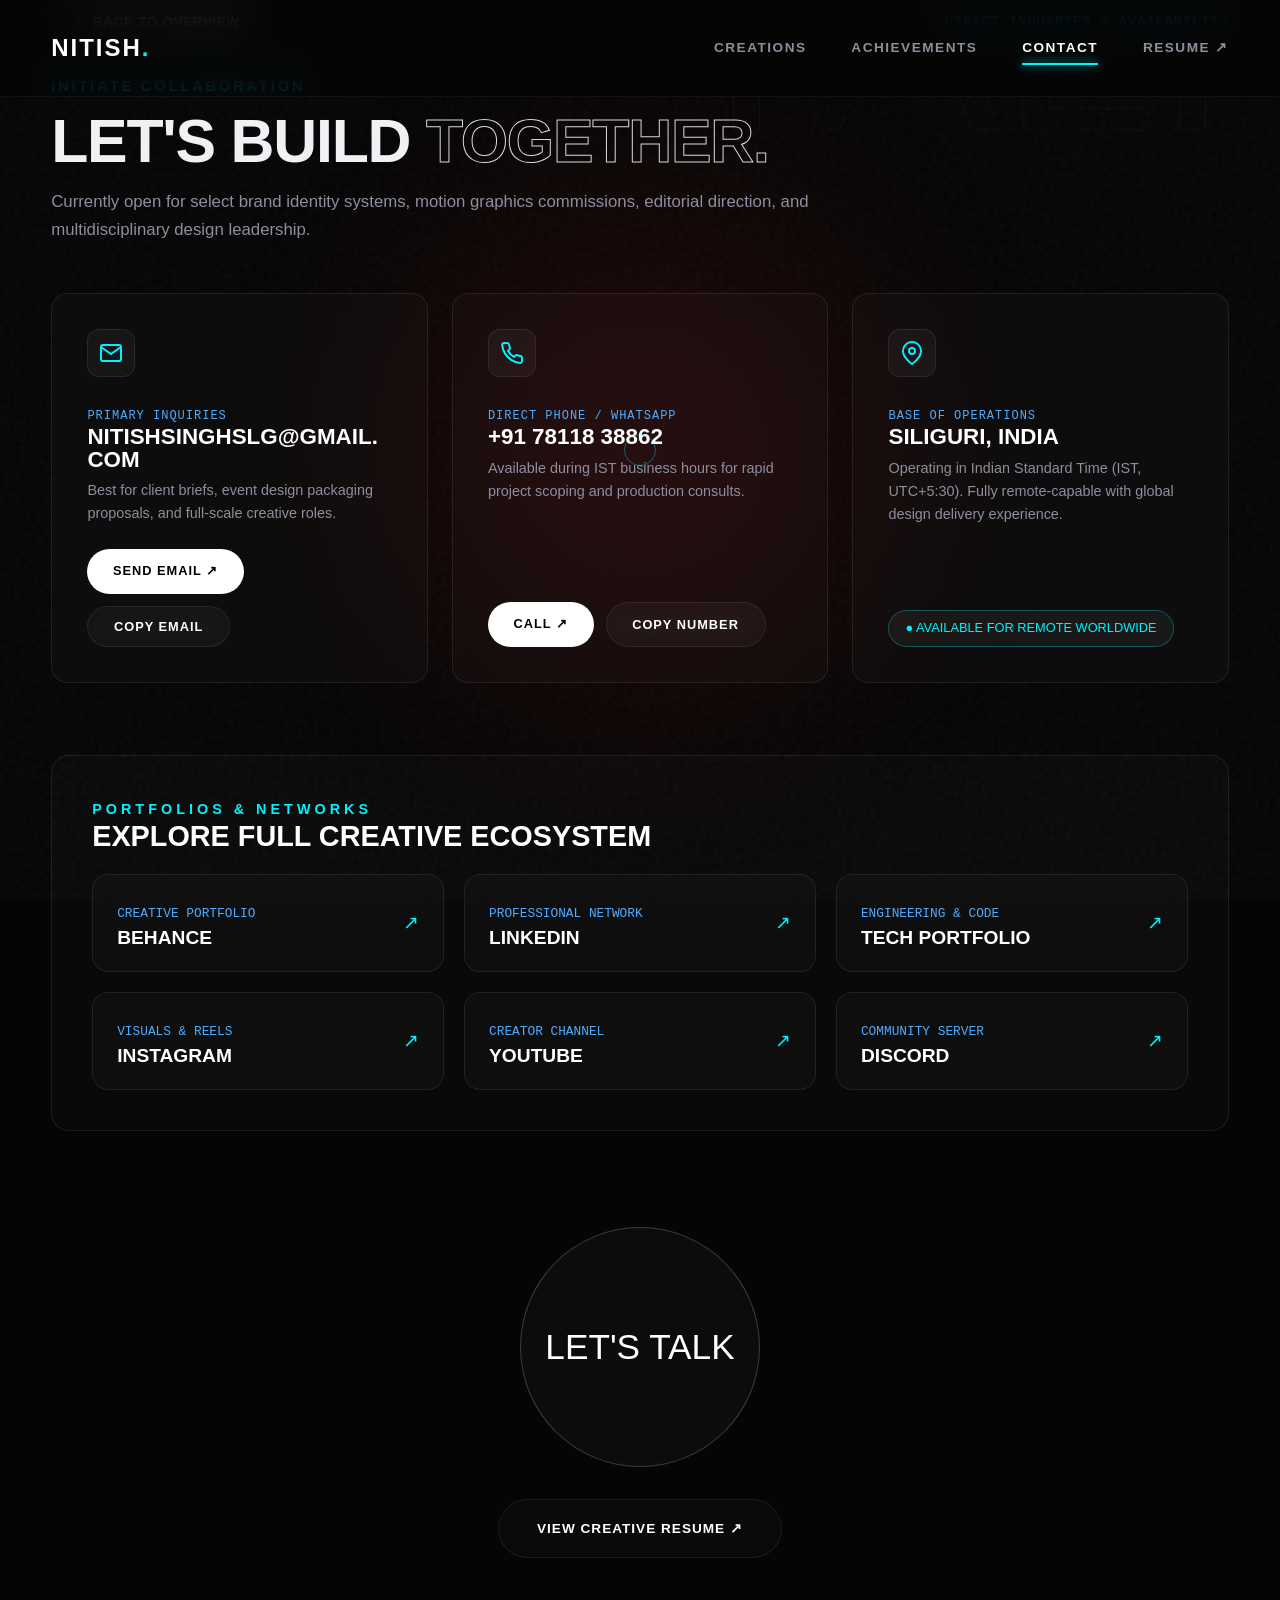
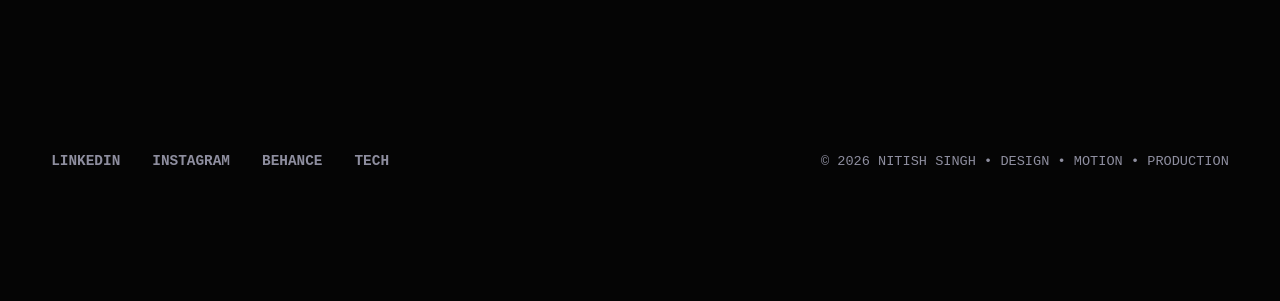
<file: contact/index.html>
<!DOCTYPE html>
<html lang="en">

<head>
    <meta charset="UTF-8">
    <meta name="viewport" content="width=device-width, initial-scale=1.0">
    <meta name="referrer" content="strict-origin-when-cross-origin">
    <title>Contact & Inquiries | Nitish Singh — Designer & Motion Artist</title>
    <meta name="description"
        content="Get in touch with Nitish Singh for brand systems, motion design, video editing, and creative production.">

    <!-- Fonts -->
    <link rel="preconnect" href="https://fonts.googleapis.com">
    <link rel="preconnect" href="https://fonts.gstatic.com" crossorigin>
    <link
        href="https://fonts.googleapis.com/css2?family=Cabinet+Grotesk:wght@700;800;900&family=Plus+Jakarta+Sans:wght@400;500;600;700&family=Syne:wght@700;800&display=swap"
        rel="stylesheet">

    <!-- Favicon -->
    <link rel="icon" type="image/svg+xml"
        href="data:image/svg+xml,<svg xmlns='http://www.w3.org/2000/svg' viewBox='0 0 100 100'><rect width='100' height='100' rx='20' fill='%23050505'/><path d='M30 70V30L55 55V30H70V70L45 45V70H30Z' fill='%2300f2fe'/></svg>">
    <link rel="icon" type="image/svg+xml" href="../favicon.svg">

    <!-- Styles -->
    <link rel="stylesheet" href="../style.css">
</head>

<body data-page="contact">
    <script>window.IS_SUBDIR = true;</script>

    <!-- Background Glow Follower -->
    <div id="bg-glow"></div>

    <!-- Custom Cursor -->
    <div id="cursor"></div>
    <div id="cursor-follower"></div>

    <!-- Navigation Header -->
    <header class="navbar">
        <div class="nav-container">
            <a href="../index.html" class="logo magnetic" data-magnetic-strength="10">NITISH<span
                    class="dot">.</span></a>

            <nav class="desktop-nav">
                <ul class="nav-links">
                    <li><a href="../works/index.html" class="hover-blur nav-item">Creations</a></li>
                    <li><a href="../achievements/index.html" class="hover-blur nav-item">Achievements</a></li>
                    <li><a href="index.html" class="hover-blur nav-item is-active">Contact</a></li>
                    <li><a href="https://drive.google.com/file/d/1DieFi6Mk-B6EoKDMg8yGlseBv7SV4-5v/view?usp=sharing"
                            target="_blank" rel="noopener noreferrer" class="hover-blur nav-item">Resume ↗</a></li>
                </ul>
            </nav>

            <!-- Mobile Navigation Toggle -->
            <button id="mobileNavToggle" class="mobile-nav-toggle" aria-label="Toggle navigation menu">
                <span>MENU</span>
            </button>
        </div>
    </header>

    <!-- Mobile Menu Drawer Overlay -->
    <div id="mobileMenu" class="mobile-menu-drawer">
        <button id="mobileMenuClose" class="mobile-menu-close" aria-label="Close menu">&times;</button>
        <a href="../index.html">Home</a>
        <a href="../works/index.html">Creations</a>
        <a href="../achievements/index.html">Achievements</a>
        <a href="index.html">Contact</a>
        <a href="https://drive.google.com/file/d/1DieFi6Mk-B6EoKDMg8yGlseBv7SV4-5v/view?usp=sharing" target="_blank"
            rel="noopener noreferrer">Resume ↗</a>
    </div>

    <main>
        <!-- Contact Hero Section -->
        <section class="works-page-hero padding-y">
            <div class="container relative">
                <div class="bg-letter outline">TALK</div>

                <!-- Back Navigation Action -->
                <div class="works-header-top">
                    <a href="../index.html" class="back-btn-pill magnetic" data-magnetic-strength="15">
                        ← BACK TO OVERVIEW
                    </a>
                    <span
                        style="font-family: monospace; font-size: 0.85rem; color: var(--accent-cyan); letter-spacing: 1px;">
                        DIRECT INQUIRIES & AVAILABILITY
                    </span>
                </div>

                <!-- Section Heading -->
                <div class="section-title">
                    <p class="greeting" style="color: var(--accent-cyan); letter-spacing: 3px;">INITIATE COLLABORATION
                    </p>
                    <h1 class="display-sm">Let's Build <span class="outline">Together.</span></h1>
                    <p class="hero-desc"
                        style="max-width: 760px; margin-top: 0.6rem; color: var(--text-muted); font-size: 1.05rem; line-height: 1.7;">
                        Currently open for select brand identity systems, motion graphics commissions, editorial
                        direction, and multidisciplinary design leadership.
                    </p>
                </div>

                <!-- Primary Communication Grid -->
                <div class="contact-grid">
                    <!-- Direct Email Card -->
                    <div class="contact-card">
                        <div>
                            <div class="contact-channel-icon">
                                <svg viewBox="0 0 24 24" width="24" height="24" fill="none" stroke="currentColor"
                                    stroke-width="2">
                                    <path
                                        d="M4 4h16c1.1 0 2 .9 2 2v12c0 1.1-.9 2-2 2H4c-1.1 0-2-.9-2-2V6c0-1.1.9-2 2-2z" />
                                    <polyline points="22,6 12,13 2,6" />
                                </svg>
                            </div>
                            <span class="project-tag" style="margin: 0 0 0.5rem 0;">PRIMARY INQUIRIES</span>
                            <h3 style="font-size: 1.4rem; color: #fff; margin-bottom: 0.5rem; word-break: break-all;">
                                nitishsinghslg@gmail.com</h3>
                            <p
                                style="color: var(--text-muted); font-size: 0.9rem; line-height: 1.6; margin-bottom: 1.5rem;">
                                Best for client briefs, event design packaging proposals, and full-scale creative roles.
                            </p>
                        </div>
                        <div style="display: flex; gap: 0.75rem; flex-wrap: wrap;">
                            <a href="mailto:nitishsinghslg@gmail.com" class="btn primary sm magnetic"
                                data-magnetic-strength="12">
                                <span class="btn-text">SEND EMAIL ↗</span>
                            </a>
                            <button onclick="copyToClipboard('nitishsinghslg@gmail.com', 'EMAIL COPIED TO CLIPBOARD!')"
                                class="btn secondary sm magnetic" data-magnetic-strength="12">
                                <span class="btn-text">COPY EMAIL</span>
                            </button>
                        </div>
                    </div>

                    <!-- Direct Phone & WhatsApp Card -->
                    <div class="contact-card">
                        <div>
                            <div class="contact-channel-icon">
                                <svg viewBox="0 0 24 24" width="24" height="24" fill="none" stroke="currentColor"
                                    stroke-width="2">
                                    <path
                                        d="M22 16.92v3a2 2 0 0 1-2.18 2 19.79 19.79 0 0 1-8.63-3.07 19.5 19.5 0 0 1-6-6 19.79 19.79 0 0 1-3.07-8.67A2 2 0 0 1 4.11 2h3a2 2 0 0 1 2 1.72 12.84 12.84 0 0 0 .7 2.81 2 2 0 0 1-.45 2.11L8.09 9.91a16 16 0 0 0 6 6l1.27-1.27a2 2 0 0 1 2.11-.45 12.84 12.84 0 0 0 2.81.7A2 2 0 0 1 22 16.92z" />
                                </svg>
                            </div>
                            <span class="project-tag" style="margin: 0 0 0.5rem 0;">DIRECT PHONE / WHATSAPP</span>
                            <h3 style="font-size: 1.4rem; color: #fff; margin-bottom: 0.5rem;">+91 78118 38862</h3>
                            <p
                                style="color: var(--text-muted); font-size: 0.9rem; line-height: 1.6; margin-bottom: 1.5rem;">
                                Available during IST business hours for rapid project scoping and production consults.
                            </p>
                        </div>
                        <div style="display: flex; gap: 0.75rem; flex-wrap: wrap;">
                            <a href="tel:+917811838862" class="btn primary sm magnetic" data-magnetic-strength="12">
                                <span class="btn-text">CALL ↗</span>
                            </a>
                            <button onclick="copyToClipboard('+917811838862', 'PHONE NUMBER COPIED!')"
                                class="btn secondary sm magnetic" data-magnetic-strength="12">
                                <span class="btn-text">COPY NUMBER</span>
                            </button>
                        </div>
                    </div>

                    <!-- Location & Remote Card -->
                    <div class="contact-card">
                        <div>
                            <div class="contact-channel-icon">
                                <svg viewBox="0 0 24 24" width="24" height="24" fill="none" stroke="currentColor"
                                    stroke-width="2">
                                    <path d="M21 10c0 7-9 13-9 13s-9-6-9-13a9 9 0 0 1 18 0z" />
                                    <circle cx="12" cy="10" r="3" />
                                </svg>
                            </div>
                            <span class="project-tag" style="margin: 0 0 0.5rem 0;">BASE OF OPERATIONS</span>
                            <h3 style="font-size: 1.4rem; color: #fff; margin-bottom: 0.5rem;">Siliguri, India</h3>
                            <p
                                style="color: var(--text-muted); font-size: 0.9rem; line-height: 1.6; margin-bottom: 1.5rem;">
                                Operating in Indian Standard Time (IST, UTC+5:30). Fully remote-capable with global
                                design delivery experience.
                            </p>
                        </div>
                        <div>
                            <span class="chip"
                                style="color: var(--accent-cyan); border-color: rgba(0,242,254,0.3); font-size: 0.8rem;">
                                ● AVAILABLE FOR REMOTE WORLDWIDE
                            </span>
                        </div>
                    </div>
                </div>

                <!-- Creative Profiles & Verified Links (2 Rows of 3 Columns) -->
                <div
                    style="margin-top: 4.5rem; padding: 2.5rem; background: rgba(255, 255, 255, 0.02); border: 1px solid var(--glass-border); border-radius: 18px;">
                    <span class="greeting" style="color: var(--accent-cyan); margin-bottom: 0.4rem;">PORTFOLIOS &
                        NETWORKS</span>
                    <h3 style="font-size: 1.8rem; color: #fff; margin-bottom: 1.5rem;">Explore Full Creative Ecosystem
                    </h3>

                    <div class="portfolios-networks-grid">
                        <a href="https://www.behance.net/technologyhell" target="_blank" rel="noopener noreferrer"
                            class="contact-card" style="padding: 1.5rem;">
                            <div style="display: flex; justify-content: space-between; align-items: center;">
                                <div>
                                    <span
                                        style="font-family: monospace; font-size: 0.8rem; color: var(--accent-indigo);">CREATIVE
                                        PORTFOLIO</span>
                                    <h4 style="font-size: 1.2rem; color: #fff; margin-top: 0.2rem;">Behance</h4>
                                </div>
                                <span style="color: var(--accent-cyan); font-size: 1.2rem;">↗</span>
                            </div>
                        </a>

                        <a href="https://www.linkedin.com/in/nitishsinghslg/" target="_blank" rel="noopener noreferrer"
                            class="contact-card" style="padding: 1.5rem;">
                            <div style="display: flex; justify-content: space-between; align-items: center;">
                                <div>
                                    <span
                                        style="font-family: monospace; font-size: 0.8rem; color: var(--accent-indigo);">PROFESSIONAL
                                        NETWORK</span>
                                    <h4 style="font-size: 1.2rem; color: #fff; margin-top: 0.2rem;">LinkedIn</h4>
                                </div>
                                <span style="color: var(--accent-cyan); font-size: 1.2rem;">↗</span>
                            </div>
                        </a>

                        <a href="https://nitish.technologyhell.in/" target="_blank" rel="noopener noreferrer"
                            class="contact-card" style="padding: 1.5rem;">
                            <div style="display: flex; justify-content: space-between; align-items: center;">
                                <div>
                                    <span
                                        style="font-family: monospace; font-size: 0.8rem; color: var(--accent-indigo);">ENGINEERING
                                        & CODE</span>
                                    <h4 style="font-size: 1.2rem; color: #fff; margin-top: 0.2rem;">Tech Portfolio</h4>
                                </div>
                                <span style="color: var(--accent-cyan); font-size: 1.2rem;">↗</span>
                            </div>
                        </a>

                        <a href="https://www.instagram.com/technologyhell/" target="_blank" rel="noopener noreferrer"
                            class="contact-card" style="padding: 1.5rem;">
                            <div style="display: flex; justify-content: space-between; align-items: center;">
                                <div>
                                    <span
                                        style="font-family: monospace; font-size: 0.8rem; color: var(--accent-indigo);">VISUALS
                                        & REELS</span>
                                    <h4 style="font-size: 1.2rem; color: #fff; margin-top: 0.2rem;">Instagram</h4>
                                </div>
                                <span style="color: var(--accent-cyan); font-size: 1.2rem;">↗</span>
                            </div>
                        </a>

                        <a href="https://www.youtube.com/technologyhell" target="_blank" rel="noopener noreferrer"
                            class="contact-card" style="padding: 1.5rem;">
                            <div style="display: flex; justify-content: space-between; align-items: center;">
                                <div>
                                    <span
                                        style="font-family: monospace; font-size: 0.8rem; color: var(--accent-indigo);">CREATOR
                                        CHANNEL</span>
                                    <h4 style="font-size: 1.2rem; color: #fff; margin-top: 0.2rem;">YouTube</h4>
                                </div>
                                <span style="color: var(--accent-cyan); font-size: 1.2rem;">↗</span>
                            </div>
                        </a>

                        <a href="https://discord.com/invite/6ME9TDt" target="_blank" rel="noopener noreferrer"
                            class="contact-card" style="padding: 1.5rem;">
                            <div style="display: flex; justify-content: space-between; align-items: center;">
                                <div>
                                    <span
                                        style="font-family: monospace; font-size: 0.8rem; color: var(--accent-indigo);">COMMUNITY
                                        SERVER</span>
                                    <h4 style="font-size: 1.2rem; color: #fff; margin-top: 0.2rem;">Discord</h4>
                                </div>
                                <span style="color: var(--accent-cyan); font-size: 1.2rem;">↗</span>
                            </div>
                        </a>
                    </div>
                </div>

                <!-- Giant Final CTA (WhatsApp Integration) -->
                <div style="margin-top: 6rem; text-align: center;">
                    <a href="https://api.whatsapp.com/send/?phone=917811838862&text=Hi%20Nitish%2C%20I%20came%20across%20your%20creative%20portfolio%20and%20would%20like%20to%20connect%21&type=phone_number&app_absent=0"
                        target="_blank" rel="noopener noreferrer" class="circle-btn magnetic-huge"
                        data-magnetic-strength="50" aria-label="Chat with Nitish on WhatsApp">
                        <span>LET'S TALK</span>
                    </a>
                    <div style="margin-top: 2rem;">
                        <a href="https://drive.google.com/file/d/1DieFi6Mk-B6EoKDMg8yGlseBv7SV4-5v/view?usp=sharing"
                            target="_blank" rel="noopener noreferrer" class="btn secondary">
                            <span class="btn-text">VIEW CREATIVE RESUME ↗</span>
                        </a>
                    </div>
                </div>
            </div>
        </section>

        <!-- Footer -->
        <footer class="footer padding-y" style="padding-top: 2rem;">
            <div class="container text-center relative">
                <div class="footer-bottom" style="margin-top: 0; border-top: none;">
                    <div class="socials">
                        <a href="https://www.linkedin.com/in/nitishsinghslg/" target="_blank"
                            class="hover-blur">LINKEDIN</a>
                        <a href="https://www.instagram.com/technologyhell/" target="_blank"
                            class="hover-blur">INSTAGRAM</a>
                        <a href="https://www.behance.net/technologyhell" target="_blank" class="hover-blur">BEHANCE</a>
                        <a href="https://nitish.technologyhell.in/" target="_blank" class="hover-blur">TECH</a>
                    </div>
                    <div class="copy" style="color: var(--text-muted); font-size: 0.85rem; font-family: monospace;">
                        &copy; 2026 NITISH SINGH • DESIGN &bull; MOTION &bull; PRODUCTION
                    </div>
                </div>
            </div>
        </footer>
    </main>

    <!-- Scripts -->
    <script src="../assets/portfolio-data.js"></script>
    <script src="../shared.js"></script>
</body>

</html>
</file>
<file: style.css>
/* =========================================================
   PREMIUM PORTFOLIO CSS - Dark, Dynamic, Sci-Fi Aesthetics
   Revision 3.1: Centered Warm Hero, Unbroken Motion Grid, Equal Perspectives & Dedicated Category Routes
   ========================================================= */

:root {
    --bg-black: #050505;
    --bg-darker: #0a0a0c;
    --bg-card: rgba(15, 15, 20, 0.7);
    --text-main: #f0f0f5;
    --text-muted: #8e8e9f;
    
    /* Restored subtle warm reddish atmosphere from earlier version */
    --neon-glow: rgba(255, 30, 40, 0.38);
    
    /* Precision cyan accent for highlights */
    --accent-cyan: #00f2fe;
    --accent-indigo: #4facfe;
    
    --glass-bg: rgba(255, 255, 255, 0.025);
    --glass-border: rgba(255, 255, 255, 0.08);
    --glass-border-hover: rgba(0, 242, 254, 0.4);

    --font-heading: 'Outfit', sans-serif;
    --font-body: 'Space Grotesk', sans-serif;
    
    --ease-out-expo: cubic-bezier(0.16, 1, 0.3, 1);
}

/* Base & Typography */
* {
    margin: 0;
    padding: 0;
    box-sizing: border-box;
}

button, a, .edition-card-media, .bento-card, .motion-card-thumb, .card-action-btn, [onclick] {
    cursor: pointer !important;
}

html {
    scroll-behavior: initial; /* JS handles smooth scroll for premium feel */
}

body {
    background-color: var(--bg-black);
    color: var(--text-main);
    font-family: var(--font-body);
    overflow-x: hidden;
    line-height: 1.6;
}

/* Background Texture & Glow (Warm Reddish Sci-Fi Atmosphere) */
body::before {
    content: '';
    position: fixed;
    top: 0; left: 0; width: 100vw; height: 100vh;
    background-image: url('data:image/svg+xml,%3Csvg viewBox="0 0 200 200" xmlns="http://www.w3.org/2000/svg"%3E%3Cfilter id="noiseFilter"%3E%3CfeTurbulence type="fractalNoise" baseFrequency="0.8" numOctaves="3" stitchTiles="stitch"/%3E%3C/filter%3E%3Crect width="100%25" height="100%25" filter="url(%23noiseFilter)" opacity="0.04"/%3E%3C/svg%3E');
    pointer-events: none !important;
    z-index: -1;
}

#bg-glow {
    position: fixed;
    width: 65vw;
    height: 65vw;
    border-radius: 50%;
    background: radial-gradient(circle, var(--neon-glow) 0%, transparent 65%);
    filter: blur(80px);
    pointer-events: none !important;
    z-index: -1;
    top: 50%; left: 50%;
    transform: translate(-50%, -50%);
    opacity: 0.35;
    will-change: transform;
}

body.modal-open #bg-glow,
.modal-overlay.is-active ~ #bg-glow {
    display: none !important;
}

/* Ambient Cursor Accent (Native Cursor Preserved) */
#cursor {
    display: none !important;
    pointer-events: none !important;
}

#cursor-follower {
    position: fixed;
    top: 0; left: 0;
    width: 32px; height: 32px;
    border: 1px solid rgba(0, 242, 254, 0.35);
    border-radius: 50%;
    pointer-events: none !important;
    z-index: 10000;
    transform: translate(-50%, -50%);
    transition: width 0.2s ease, height 0.2s ease, border-color 0.2s ease, background 0.2s ease;
}

#cursor-follower.hover-active {
    width: 46px; height: 46px;
    border-color: rgba(0, 242, 254, 0.7);
    background: rgba(0, 242, 254, 0.05);
}

/* Utility Classes */
.container { max-width: 1400px; margin: 0 auto; padding: 0 4vw; z-index: 1; position: relative; }
.container-sm { max-width: 900px; }
.padding-y { padding: 8rem 0; }
.mt-1 { margin-top: 1rem; }
.mt-2 { margin-top: 2rem; }
.mt-3 { margin-top: 3rem; }
.mt-4 { margin-top: 4rem; }
.mb-1 { margin-bottom: 1rem; }
.mb-2 { margin-bottom: 2rem; }
.mb-3 { margin-bottom: 3rem; }
.mb-4 { margin-bottom: 4rem; }
.mx-auto { margin-left: auto; margin-right: auto; }
.text-center { text-align: center; }
.text-right { text-align: right; }
.relative { position: relative; }

/* Text Styles */
h1, h2, h3, h4, .outline { font-family: var(--font-heading); text-transform: uppercase; line-height: 1; }
.outline {
    color: transparent;
    -webkit-text-stroke: 1px rgba(255, 255, 255, 0.85);
}
.text-gradient {
    background: linear-gradient(135deg, var(--accent-cyan), var(--accent-indigo));
    -webkit-background-clip: text;
    background-clip: text;
    -webkit-text-fill-color: transparent;
}
.display-lg { font-size: clamp(3rem, 10vw, 8rem); letter-spacing: -0.04em; }
.display-sm { font-size: clamp(2rem, 5vw, 3.8rem); letter-spacing: -0.02em; margin-bottom: 1rem; }

/* Buttons & Magnetics */
button, a {
    cursor: pointer;
    text-decoration: none;
    color: inherit;
    display: inline-block;
}

.btn {
    display: inline-flex;
    align-items: center;
    justify-content: center;
    padding: 1.1rem 2.4rem;
    border-radius: 50px;
    font-weight: 700;
    text-transform: uppercase;
    letter-spacing: 1px;
    position: relative;
    z-index: 5;
    overflow: hidden;
    border: 1px solid var(--glass-border);
    transition: transform 0.1s linear, border-color 0.3s;
    font-size: 0.85rem;
    text-align: center;
    cursor: pointer;
    user-select: none;
}
.btn.sm { padding: 0.75rem 1.6rem; font-size: 0.8rem; }
.btn.primary { background: white; color: black; border: none; }
.btn.secondary { background: var(--glass-bg); backdrop-filter: blur(10px); color: white; border: 1px solid var(--glass-border); }

/* Hover fills inside btn */
.btn::before {
    content: '';
    position: absolute;
    top: 100%; left: 0; width: 100%; height: 100%;
    background: linear-gradient(135deg, var(--accent-cyan), var(--accent-indigo));
    transition: top 0.4s var(--ease-out-expo);
    z-index: 0;
    pointer-events: none !important;
}
.btn.primary::before { background: black; }
.btn:hover::before { top: 0; }
.btn-text { position: relative; z-index: 1; transition: color 0.4s var(--ease-out-expo); pointer-events: none !important; }
.btn.primary:hover .btn-text { color: white; }
.btn.secondary:hover { border-color: var(--accent-cyan); }
.btn.secondary:hover .btn-text { color: #000; }

/* Ensure button children NEVER intercept clicks and cause mousedown/mouseup target mismatch */
.btn > *,
.btn::before,
.btn::after,
.circle-btn > *,
.circle-btn::before,
.circle-btn::after,
button > * {
    pointer-events: none !important;
}

/* Normal button and anchor styling */
button, a {
    cursor: pointer;
    text-decoration: none;
    color: inherit;
    display: inline-block;
}

.btn {
    cursor: pointer;
    user-select: none;
}

/* Freeze magnetic drift during click/active */
.magnetic:active,
.magnetic-huge:active {
    transform: none !important;
}

/* Navigation */
.navbar {
    position: fixed;
    width: 100%;
    top: 0;
    padding: 1.8rem 0;
    z-index: 100;
    background: rgba(5, 5, 5, 0.75);
    backdrop-filter: blur(20px);
    -webkit-backdrop-filter: blur(20px);
    border-bottom: 1px solid rgba(255, 255, 255, 0.05);
    transition: padding 0.3s, background 0.3s;
}
.nav-container {
    display: flex;
    justify-content: space-between;
    align-items: center;
    padding: 0 4vw;
}
.logo {
    font-family: var(--font-heading);
    font-size: 1.5rem;
    font-weight: 900;
    letter-spacing: 2px;
    color: #fff;
}
.logo .dot { color: var(--accent-cyan); }

.nav-links {
    display: flex;
    gap: 2.8rem;
    list-style: none;
    align-items: center;
}
.nav-links a {
    font-weight: 600;
    text-transform: uppercase;
    font-size: 0.85rem;
    letter-spacing: 1.5px;
    color: var(--text-muted);
    transition: color 0.3s;
    position: relative;
    padding: 0.4rem 0;
}
.nav-links a:hover,
.nav-links a.is-active {
    color: #fff;
}
.nav-links a.is-active::after {
    content: '';
    position: absolute;
    bottom: 0;
    left: 0;
    width: 100%;
    height: 2px;
    background: var(--accent-cyan);
    box-shadow: 0 0 10px var(--accent-cyan);
}

/* Mobile Nav Toggle & Drawer */
.mobile-nav-toggle {
    display: none;
    background: rgba(255, 255, 255, 0.06);
    border: 1px solid var(--glass-border);
    color: #fff;
    padding: 0.6rem 0.8rem;
    border-radius: 8px;
    font-family: monospace;
    font-size: 0.85rem;
    letter-spacing: 1px;
}
.mobile-menu-drawer {
    position: fixed;
    top: 0; left: 0; width: 100vw; height: 100vh;
    background: rgba(5, 5, 8, 0.97);
    backdrop-filter: blur(25px);
    z-index: 9999;
    display: none;
    flex-direction: column;
    justify-content: center;
    align-items: center;
    gap: 2rem;
    opacity: 0;
    pointer-events: none;
    visibility: hidden;
    transition: opacity 0.3s var(--ease-out-expo);
}
.mobile-menu-drawer.is-active {
    display: flex !important;
    opacity: 1 !important;
    visibility: visible !important;
    pointer-events: auto !important;
}
.mobile-menu-drawer:not(.is-active),
.mobile-menu-drawer:not(.is-active) * {
    display: none !important;
    pointer-events: none !important;
    visibility: hidden !important;
}
.mobile-menu-drawer a {
    font-family: var(--font-heading);
    font-size: 1.8rem;
    font-weight: 700;
    color: #fff;
    text-transform: uppercase;
    letter-spacing: 2px;
    transition: color 0.2s;
}
.mobile-menu-drawer a:hover {
    color: var(--accent-cyan);
}
.mobile-menu-close {
    position: absolute;
    top: 2rem; right: 2rem;
    width: 44px; height: 44px;
    border-radius: 50%;
    background: rgba(255, 255, 255, 0.08);
    border: 1px solid var(--glass-border);
    color: #fff;
    display: flex; align-items: center; justify-content: center;
}

#draggable-btn {
    position: fixed;
    right: 4vw;
    bottom: 3rem;
    top: auto;
    left: auto;
    z-index: 10000;
    cursor: grab;
    touch-action: none;
    user-select: none;
    -webkit-user-select: none;
    box-shadow: 0 10px 30px rgba(0, 0, 0, 0.45);
}
#draggable-btn:active,
#draggable-btn.is-dragging {
    transition: none !important;
    cursor: grabbing;
}

/* =========================================================
   HERO: CENTERED CONTAINER WITH LEFT-ALIGNED CONTENT
   Inspiration: techxeno.in editorial layout
   ========================================================= */
.hero {
    min-height: 100vh;
    display: flex;
    align-items: center;
    justify-content: center;
    padding-top: 100px;
    padding-bottom: 60px;
    position: relative;
}
.hero-layout {
    width: 100%;
    display: flex;
    justify-content: center;
    align-items: center;
}
.hero-text-block {
    width: 100%;
    max-width: 680px;
    margin: 0 auto;
    display: flex;
    flex-direction: column;
    align-items: flex-start;
    text-align: left;
}
.hero-title {
    font-size: clamp(3.8rem, 11vw, 9.5rem);
    margin: 0;
    letter-spacing: -0.04em;
    text-align: left;
    line-height: 0.95;
}
.hero-desc {
    max-width: 620px;
    margin: 1.5rem 0 0 0;
    font-size: clamp(1rem, 1.8vw, 1.2rem);
    color: var(--text-muted);
    line-height: 1.8;
    text-align: left;
}
.greeting {
    font-family: var(--font-heading);
    color: var(--accent-cyan);
    letter-spacing: 4px;
    text-transform: uppercase;
    font-size: 0.9rem;
    margin-bottom: 0.8rem;
    font-weight: 700;
    text-align: left;
}
.cta-wrapper {
    display: flex;
    gap: 1.25rem;
    flex-wrap: wrap;
    justify-content: flex-start;
    margin-top: 2.5rem;
}

/* Masked Reveals */
.reveal-mask { overflow: hidden; position: relative; }
.reveal-line { transform: translateY(120%); transition: transform 1.2s cubic-bezier(0.2, 0.8, 0.2, 1); }
.reveal-line.is-revealed { transform: translateY(0); }
.reveal-up { opacity: 0; transform: translateY(30px) scale(0.96); transition: opacity 1s, transform 1s cubic-bezier(0.2, 0.8, 0.2, 1); }
.reveal-up.is-revealed { opacity: 1; transform: translateY(0) scale(1); }
.delay-1 { transition-delay: 0.1s; }
.delay-2 { transition-delay: 0.2s; }
.delay-3 { transition-delay: 0.3s; }
.delay-4 { transition-delay: 0.4s; }
.delay-5 { transition-delay: 0.5s; }

/* Infinite Ticker Text */
.ticker {
    padding: 2.2rem 0;
    border-top: 1px solid var(--glass-border);
    border-bottom: 1px solid var(--glass-border);
    background: var(--bg-darker);
    overflow: hidden;
    position: relative;
    white-space: nowrap;
}
.ticker-content {
    display: inline-block;
    animation: marquee 26s linear infinite;
}
.ticker-content span {
    font-family: var(--font-heading);
    font-size: 1.6rem;
    font-weight: 800;
    text-transform: uppercase;
    letter-spacing: 1px;
}
.ticker-content .bullet {
    color: var(--accent-cyan);
    margin: 0 1.75rem;
    font-size: 0.9rem;
    vertical-align: middle;
}
@keyframes marquee {
    0% { transform: translateX(0); }
    100% { transform: translateX(-50%); }
}

/* Cards: Clean, High-End CSS Hover & Glow (Zero JS Mousemove Lag) */
.tilt-wrapper {
    position: relative;
    transition: transform 0.28s var(--ease-out-expo);
}
.tilt-element {
    background: var(--glass-bg);
    border: 1px solid var(--glass-border);
    border-radius: 24px;
    overflow: hidden;
    position: relative;
    transition: border-color 0.3s ease, box-shadow 0.3s ease, transform 0.3s var(--ease-out-expo);
}
.inner-pad { padding: 2.5rem; }
.glare { display: none !important; }

/* Elegant hover glow across all interactive cards */
.tilt-wrapper:hover .tilt-element,
.edition-card:hover,
.dual-card:hover,
.motion-card:hover,
.bento-card:hover,
.contact-card:hover,
.achievement-card:hover {
    border-color: rgba(0, 242, 254, 0.45) !important;
    box-shadow: 0 16px 40px rgba(0, 0, 0, 0.6), 0 0 28px rgba(0, 242, 254, 0.15) !important;
    transform: translateY(-4px);
}

/* Section Title Pattern */
.section-intro-text {
    max-width: 720px;
    margin-top: 1rem;
    font-size: 1.1rem;
    color: var(--text-muted);
    line-height: 1.8;
    text-align: left;
}

/* Flagship Case Study: Editions Grid */
.edition-cards-grid {
    display: grid;
    grid-template-columns: repeat(3, 1fr);
    gap: 1.8rem;
    margin-top: 3.5rem;
    align-items: stretch;
}
.edition-cards-grid .tilt-wrapper {
    height: 100%;
}
.edition-card {
    height: 100%;
    display: flex;
    flex-direction: column;
    justify-content: space-between;
    background: var(--bg-card);
    border: 1px solid var(--glass-border);
    border-radius: 24px;
    overflow: hidden;
    transition: border-color 0.4s;
}
.edition-card:hover {
    border-color: var(--glass-border-hover);
}
.edition-card-media {
    position: relative;
    width: 100%;
    aspect-ratio: 16 / 9;
    background: #000;
    overflow: hidden;
    cursor: pointer;
}
.edition-card-media img {
    width: 100%;
    height: 100%;
    object-fit: cover;
    transition: transform 0.6s var(--ease-out-expo), filter 0.6s;
    filter: brightness(0.92);
}
.edition-card:hover .edition-card-media img {
    transform: scale(1.05);
    filter: brightness(1.05);
}
.edition-card-body {
    padding: 2.2rem;
    flex: 1;
    display: flex;
    flex-direction: column;
    justify-content: space-between;
}
.edition-meta-tag {
    font-family: monospace;
    font-size: 0.8rem;
    letter-spacing: 1px;
    color: var(--accent-cyan);
    margin-bottom: 0.5rem;
    display: block;
    text-transform: uppercase;
}
.edition-title {
    font-size: 2.2rem;
    margin-bottom: 0.8rem;
    color: #fff;
}
.edition-desc {
    color: var(--text-muted);
    font-size: 0.95rem;
    line-height: 1.7;
    margin-bottom: 1.5rem;
}
.edition-chips {
    display: flex;
    flex-wrap: wrap;
    gap: 0.5rem;
    margin-bottom: 1.8rem;
}
.chip {
    display: inline-block;
    padding: 0.45rem 1rem;
    border: 1px solid rgba(255, 255, 255, 0.1);
    border-radius: 20px;
    font-size: 0.8rem;
    background: rgba(255, 255, 255, 0.03);
    backdrop-filter: blur(4px);
    color: var(--text-main);
}
.edition-actions {
    display: flex;
    gap: 1rem;
    flex-wrap: wrap;
    align-items: center;
}

/* =========================================================
   MOTION & EDITING: UNBROKEN 3-COLUMN GRID
   ========================================================= */
.motion-grid {
    display: grid;
    grid-template-columns: repeat(3, 1fr);
    gap: 2rem;
    margin-top: 3rem;
}
.motion-card {
    height: 100%;
    display: flex;
    flex-direction: column;
    justify-content: space-between;
    background: var(--bg-card);
    border: 1px solid var(--glass-border);
    border-radius: 20px;
    overflow: hidden;
    transition: border-color 0.3s;
}
.motion-card:hover {
    border-color: var(--glass-border-hover);
}
.motion-card-thumb {
    position: relative;
    width: 100%;
    aspect-ratio: 16 / 9;
    background: #000;
    overflow: hidden;
    cursor: pointer;
}
.motion-card-thumb img {
    width: 100%;
    height: 100%;
    object-fit: cover;
    transition: transform 0.5s var(--ease-out-expo), filter 0.5s;
    filter: brightness(0.9);
}
.motion-card:hover .motion-card-thumb img {
    transform: scale(1.06);
    filter: brightness(1.05);
}
.motion-card-body {
    padding: 1.6rem;
    flex: 1;
    display: flex;
    flex-direction: column;
    justify-content: space-between;
}
.motion-card-title {
    font-size: 1.25rem;
    margin-bottom: 0.35rem;
    color: #fff;
}
.motion-card-meta {
    font-family: monospace;
    font-size: 0.75rem;
    color: var(--accent-indigo);
    margin-bottom: 0.8rem;
    display: block;
}
.motion-card-desc {
    font-size: 0.88rem;
    color: var(--text-muted);
    line-height: 1.6;
    margin-bottom: 1.2rem;
}
.motion-card-tags {
    display: flex;
    flex-wrap: wrap;
    gap: 0.4rem;
}
.tag-tech {
    font-family: monospace;
    font-size: 0.72rem;
    padding: 0.2rem 0.55rem;
    border-radius: 4px;
    background: rgba(255, 255, 255, 0.04);
    color: var(--text-main);
    border: 1px solid rgba(255, 255, 255, 0.08);
}

/* Video Card Play Overlay */
.video-play-badge {
    position: absolute;
    inset: 0;
    display: flex;
    align-items: center;
    justify-content: center;
    background: rgba(0, 0, 0, 0.35);
    transition: background 0.3s;
    pointer-events: none !important;
}
.tilt-wrapper:hover .video-play-badge {
    background: rgba(0, 0, 0, 0.15);
}
.video-play-btn {
    width: 60px;
    height: 60px;
    border-radius: 50%;
    background: #fff;
    color: #000;
    display: flex;
    align-items: center;
    justify-content: center;
    box-shadow: 0 0 30px rgba(0, 242, 254, 0.6);
    transition: transform 0.3s var(--ease-out-expo);
    pointer-events: none !important;
}
.tilt-wrapper:hover .video-play-btn {
    transform: scale(1.15);
}

/* =========================================================
   PERSPECTIVES: VISUALLY EQUAL DESKTOP HEIGHTS & ALIGNED BOTTOMS
   ========================================================= */
.dual-grid {
    display: grid;
    grid-template-columns: repeat(2, 1fr);
    gap: 2rem;
    align-items: stretch;
}
.dual-grid .tilt-wrapper {
    height: 100%;
}
.dual-card {
    padding: 3rem;
    height: 100%;
    display: flex;
    flex-direction: column;
    justify-content: space-between;
}
.dual-card-body {
    flex: 1 1 auto;
    display: flex;
    flex-direction: column;
}
.dual-card h3 {
    font-size: 2.2rem;
    margin-bottom: 1rem;
    color: #fff;
}
.dual-card .lead {
    color: var(--text-muted);
    font-size: 1.05rem;
    line-height: 1.7;
    margin-bottom: 2rem;
}
.dual-list {
    list-style: none;
    margin-bottom: 2.5rem;
}
.dual-list li {
    padding: 0.8rem 0;
    border-bottom: 1px solid rgba(255, 255, 255, 0.05);
    display: flex;
    align-items: flex-start;
    gap: 0.8rem;
    font-size: 0.95rem;
    color: var(--text-main);
}
.dual-list li .bullet-dot {
    color: var(--accent-cyan);
    font-size: 1.2rem;
    line-height: 1;
}
.dual-card-footer {
    margin-top: auto;
    padding-top: 1rem;
    position: relative;
    z-index: 20;
}
.dual-card-footer a {
    position: relative;
    z-index: 25;
    pointer-events: auto;
}

/* =========================================================
   CREATIVE ARCHIVE: 6 PRIMARY TABS ONLY (NO SEARCH/DROPDOWN)
   ========================================================= */
.archive-controls {
    margin-bottom: 2.5rem;
    display: flex;
    justify-content: center;
}
.filter-bar-primary {
    display: flex;
    gap: 0.75rem;
    overflow-x: auto;
    white-space: nowrap;
    scrollbar-width: none;
    -ms-overflow-style: none;
    padding-bottom: 0.5rem;
}
.filter-bar-primary::-webkit-scrollbar {
    display: none;
}
.filter-pill {
    padding: 0.65rem 1.5rem;
    border-radius: 50px;
    font-family: var(--font-body);
    font-size: 0.85rem;
    font-weight: 700;
    letter-spacing: 0.5px;
    text-transform: uppercase;
    border: 1px solid var(--glass-border);
    background: var(--glass-bg);
    backdrop-filter: blur(10px);
    color: var(--text-muted);
    transition: all 0.3s var(--ease-out-expo);
    cursor: pointer;
}
.filter-pill:hover, .filter-pill.active {
    color: #000;
    background: #fff;
    border-color: #fff;
    box-shadow: 0 0 25px rgba(255, 255, 255, 0.3);
}

/* =========================================================
   CREATIVE ARCHIVE: ROW-MAJOR 2-COLUMN GRID (NO GAPS, NO OFFSETS)
   ========================================================= */
.bento-grid {
    display: grid;
    grid-template-columns: repeat(2, 1fr);
    gap: 2rem;
    align-items: stretch;
}
.bento-box {
    position: relative;
    display: flex;
    flex-direction: column;
    height: 100%;
    grid-column: auto !important;
    grid-row: auto !important;
}
.bento-card {
    height: 100%;
    display: flex;
    flex-direction: column;
    justify-content: space-between;
    background: var(--bg-card);
    border: 1px solid var(--glass-border);
    border-radius: 20px;
    overflow: hidden;
    transition: border-color 0.3s, transform 0.3s;
    cursor: pointer;
}
.bento-card:hover {
    border-color: var(--glass-border-hover);
}
.bento-card-thumb {
    position: relative;
    width: 100%;
    aspect-ratio: 16 / 9;
    background: #000;
    overflow: hidden;
}
.bento-card-thumb img {
    width: 100%;
    height: 100%;
    object-fit: cover;
    transition: transform 0.5s ease;
}
.bento-card:hover .bento-card-thumb img {
    transform: scale(1.05);
}
.bento-card-body {
    padding: 1.8rem;
    flex: 1;
    display: flex;
    flex-direction: column;
    justify-content: space-between;
    background: var(--bg-card);
}
.bento-card-meta {
    display: flex;
    justify-content: space-between;
    align-items: center;
    margin-bottom: 0.6rem;
    flex-wrap: wrap;
    gap: 0.4rem;
}
.bento-card-title {
    font-size: 1.35rem;
    color: #fff;
    margin-bottom: 0.5rem;
    line-height: 1.3;
}
.bento-card-desc {
    color: var(--text-muted);
    font-size: 0.92rem;
    line-height: 1.6;
    margin-bottom: 1.25rem;
}
.bento-card-footer {
    display: flex;
    justify-content: space-between;
    align-items: center;
    flex-wrap: wrap;
    gap: 0.8rem;
    padding-top: 1rem;
    border-top: 1px solid rgba(255, 255, 255, 0.05);
    margin-top: auto;
    position: relative;
    z-index: 5;
    pointer-events: auto;
}
.bento-card-tags {
    display: flex;
    gap: 0.5rem;
    flex-wrap: wrap;
}
.bento-card-action,
.card-action-link {
    font-family: var(--font-body);
    font-size: 0.8rem;
    font-weight: 700;
    color: var(--accent-cyan);
    letter-spacing: 0.5px;
    text-transform: uppercase;
    text-decoration: none;
    cursor: pointer;
    display: inline-flex;
    align-items: center;
    gap: 0.35rem;
    transition: color 0.2s, transform 0.2s;
}
.card-action-link:hover,
.bento-card:hover .bento-card-action {
    color: #fff;
    transform: translateX(3px);
}
.card-action-btn {
    padding: 0.55rem 1rem !important;
    font-size: 0.75rem !important;
    border-radius: 20px !important;
    letter-spacing: 0.5px !important;
    white-space: nowrap;
    text-decoration: none !important;
}
.project-tag {
    font-family: monospace;
    font-size: 0.75rem;
    letter-spacing: 1px;
    color: var(--accent-indigo);
    text-transform: uppercase;
}

/* Archive Explore All Action Button */
.archive-action-wrap {
    margin-top: 3.5rem;
    text-align: center;
}

/* =========================================================
   CREATOR JOURNEY: EQUAL DESKTOP HEIGHTS & LINKED PLATFORMS
   ========================================================= */
.creator-stats-grid {
    display: grid;
    grid-template-columns: repeat(3, 1fr);
    gap: 1.5rem;
    align-items: stretch;
    margin-top: 3rem;
}
.creator-stats-grid .tilt-wrapper {
    height: 100%;
}
.creator-card {
    padding: 2.5rem;
    height: 100%;
    display: flex;
    flex-direction: column;
    justify-content: space-between;
}
.creator-card-header {
    display: flex;
    justify-content: space-between;
    align-items: center;
    margin-bottom: 1.5rem;
}
.platform-tag {
    font-family: monospace;
    font-size: 0.8rem;
    letter-spacing: 1px;
    color: var(--accent-cyan);
    background: rgba(0, 242, 254, 0.08);
    padding: 0.3rem 0.8rem;
    border-radius: 4px;
    border: 1px solid rgba(0, 242, 254, 0.2);
    transition: all 0.3s;
}
.platform-tag:hover {
    background: var(--accent-cyan);
    color: #000;
}
.creator-metric-zone {
    min-height: 125px;
    display: flex;
    flex-direction: column;
    justify-content: flex-end;
    margin-bottom: 1.25rem;
}
.stat-highlight {
    font-family: var(--font-heading);
    font-size: 3.2rem;
    font-weight: 800;
    line-height: 1;
    color: #fff;
    margin-bottom: 0.4rem;
    letter-spacing: -0.02em;
}
.stat-sublabel {
    font-family: var(--font-body);
    font-size: 0.95rem;
    color: var(--accent-indigo);
    font-weight: 700;
    text-transform: uppercase;
    letter-spacing: 0.5px;
}
.stat-desc {
    font-size: 0.9rem;
    color: var(--text-muted);
    line-height: 1.6;
    flex: 1;
    margin-bottom: 1.5rem;
}
.creator-footnote {
    margin-top: 2rem;
    padding: 1.25rem 2rem;
    background: rgba(255, 255, 255, 0.015);
    border: 1px solid var(--glass-border);
    border-radius: 12px;
    font-size: 0.85rem;
    color: var(--text-muted);
    display: flex;
    align-items: center;
    gap: 0.75rem;
}

/* =========================================================
   PHYSICAL CREATIONS: EQUAL DESKTOP HEIGHTS
   ========================================================= */
.physical-grid {
    display: grid;
    grid-template-columns: repeat(3, 1fr);
    gap: 1.5rem;
    align-items: stretch;
    margin-top: 3rem;
}
.physical-grid .tilt-wrapper {
    height: 100%;
}
.physical-card {
    height: 100%;
    display: flex;
    flex-direction: column;
    justify-content: space-between;
    overflow: hidden;
}
.physical-img-wrap {
    position: relative;
    width: 100%;
    aspect-ratio: 16 / 10;
    background: #000;
    overflow: hidden;
    cursor: pointer;
}
.physical-img {
    width: 100%;
    height: 100%;
    object-fit: cover;
    transition: transform 0.6s var(--ease-out-expo);
}
.tilt-wrapper:hover .physical-img {
    transform: scale(1.06);
}
.physical-body {
    padding: 2rem;
    flex: 1;
    display: flex;
    flex-direction: column;
    justify-content: space-between;
}
.physical-body h4 {
    font-size: 1.35rem;
    margin-bottom: 0.5rem;
    color: #fff;
}
.physical-body p {
    font-size: 0.9rem;
    color: var(--text-muted);
    line-height: 1.6;
    margin-bottom: 1.2rem;
}
.physical-bottom {
    margin-top: auto;
}

/* =========================================================
   HALL OF FAME: BALANCED TEXT DENSITY & GRID
   ========================================================= */
.achievements-grid {
    display: grid;
    grid-template-columns: repeat(3, 1fr);
    gap: 1.75rem;
    align-items: stretch;
}
.achievements-grid .tilt-wrapper {
    height: 100%;
}
.achievement-card {
    padding: 2.2rem;
    height: 100%;
    display: flex;
    flex-direction: column;
    justify-content: flex-start;
}
.achievement-card h4 {
    font-size: 1.22rem;
    color: #fff;
    margin-bottom: 0.5rem;
}
.achievement-card .description {
    font-size: 0.9rem;
    color: var(--text-muted);
    line-height: 1.6;
}

/* =========================================================
   AWARDS PHOTO GALLERY SHOWCASE
   ========================================================= */
.awards-gallery-wrap {
    margin-top: 3.5rem;
}
.awards-gallery-header {
    display: flex;
    justify-content: space-between;
    align-items: flex-end;
    margin-bottom: 1.5rem;
    flex-wrap: wrap;
    gap: 1rem;
}
.awards-gallery-grid {
    display: grid;
    grid-template-columns: repeat(3, 1fr);
    gap: 1.5rem;
}
.award-gallery-card {
    position: relative;
    border-radius: 16px;
    overflow: hidden;
    background: #08080c;
    border: 1px solid var(--glass-border);
    aspect-ratio: 16 / 9;
    cursor: pointer;
    transition: transform 0.4s var(--ease-out-expo), border-color 0.3s ease, box-shadow 0.3s ease;
}
.award-gallery-card:hover {
    transform: translateY(-4px);
    border-color: rgba(0, 242, 254, 0.45);
    box-shadow: 0 16px 36px rgba(0, 0, 0, 0.6), 0 0 24px rgba(0, 242, 254, 0.15);
}
.award-gallery-card img {
    width: 100%;
    height: 100%;
    object-fit: cover;
    display: block;
    transition: transform 0.6s var(--ease-out-expo);
}
.award-gallery-card:hover img {
    transform: scale(1.06);
}
.award-gallery-overlay {
    position: absolute;
    inset: 0;
    background: linear-gradient(180deg, rgba(4, 4, 6, 0.1) 0%, rgba(4, 4, 6, 0.35) 45%, rgba(4, 4, 6, 0.95) 100%);
    display: flex;
    flex-direction: column;
    justify-content: space-between;
    padding: 1.25rem;
    pointer-events: none;
}
.award-gallery-badge {
    align-self: flex-end;
    width: 34px;
    height: 34px;
    border-radius: 50%;
    background: rgba(0, 0, 0, 0.6);
    backdrop-filter: blur(8px);
    border: 1px solid rgba(255, 255, 255, 0.15);
    display: flex;
    align-items: center;
    justify-content: center;
    color: #fff;
    transition: background 0.3s ease, color 0.3s ease, transform 0.3s ease;
}
.award-gallery-card:hover .award-gallery-badge {
    background: var(--accent-cyan);
    color: #000;
    transform: scale(1.1);
}
.award-gallery-info {
    margin-top: auto;
}
.award-gallery-tag {
    font-family: monospace;
    font-size: 0.72rem;
    font-weight: 700;
    color: var(--accent-cyan);
    letter-spacing: 1px;
    text-transform: uppercase;
    display: block;
    margin-bottom: 0.25rem;
}
.award-gallery-title {
    font-family: var(--font-heading);
    font-size: 1.05rem;
    font-weight: 700;
    color: #fff;
    margin: 0;
    line-height: 1.3;
}

@media (max-width: 900px) {
    .awards-gallery-grid {
        grid-template-columns: repeat(2, 1fr);
        gap: 1.25rem;
    }
}
@media (max-width: 600px) {
    .awards-gallery-grid {
        grid-template-columns: 1fr;
        gap: 1rem;
    }
}

/* Selected Experience Timeline */
.timeline-container {
    margin-top: 3rem;
    border-top: 1px solid var(--glass-border);
}
.timeline-row {
    display: grid;
    grid-template-columns: 1fr 2fr 3fr;
    padding: 2.5rem 0;
    border-bottom: 1px solid var(--glass-border);
    transition: background 0.3s;
    gap: 1.5rem;
    align-items: flex-start;
}
.timeline-row:hover { background: rgba(255, 255, 255, 0.015); }
.timeline-row .time { color: var(--accent-indigo); font-family: monospace; font-size: 1rem; font-weight: 700; }
.role-group h4 { font-size: 1.5rem; color: #fff; margin-bottom: 0.3rem; }
.role-group .company { color: var(--text-muted); font-size: 0.95rem; }
.timeline-desc { color: var(--text-muted); font-size: 0.95rem; line-height: 1.7; }
.timeline-link {
    color: var(--accent-cyan);
    font-family: monospace;
    font-size: 0.85rem;
    margin-top: 0.6rem;
    display: inline-block;
    transition: text-shadow 0.3s;
}
.timeline-link:hover {
    text-shadow: 0 0 10px var(--accent-cyan);
}

/* Footer / Giant Button */
.circle-btn {
    width: 240px; height: 240px;
    border-radius: 50%;
    border: 1px solid rgba(255, 255, 255, 0.2);
    display: flex; justify-content: center; align-items: center;
    font-size: 2.2rem; font-family: var(--font-heading); text-transform: uppercase;
    margin: 0 auto;
    background: rgba(255, 255, 255, 0.03);
    backdrop-filter: blur(10px);
    transition: border-color 0.4s, box-shadow 0.4s;
    color: #fff;
}
.circle-btn:hover {
    border-color: var(--accent-cyan);
    box-shadow: 0 0 40px rgba(0, 242, 254, 0.4);
}
.footer-bottom {
    display: flex;
    justify-content: space-between;
    align-items: center;
    border-top: 1px solid var(--glass-border);
    padding-top: 2rem;
    margin-top: 4rem;
}
.socials { display: flex; gap: 2rem; }
.socials a { font-weight: bold; font-family: monospace; font-size: 0.9rem; color: var(--text-muted); transition: color 0.3s; }
.socials a:hover { color: #fff; }
.hover-blur:hover { filter: drop-shadow(0 0 10px rgba(255, 255, 255, 0.8)); }

/* Large Bg Letters */
.bg-letter {
    position: absolute;
    top: -80px;
    right: -5%;
    font-size: 22vw;
    z-index: -1;
    opacity: 0.04;
    pointer-events: none;
    line-height: 0.8;
}
.bg-letter.left { left: -8%; right: auto; top: -40px; }

/* =========================================================
   DEDICATED FULL-SCREEN CASE STUDY & DEDICATED CATEGORY OVERLAYS
   ========================================================= */
.case-study-overlay,
.category-page-overlay {
    position: fixed;
    top: 0; left: 0; width: 100vw; height: 100vh;
    background: rgba(5, 5, 8, 0.98);
    backdrop-filter: blur(28px);
    -webkit-backdrop-filter: blur(28px);
    z-index: 100000;
    overflow-y: auto;
    display: none;
    opacity: 0;
    visibility: hidden;
    pointer-events: none;
    transition: opacity 0.35s var(--ease-out-expo), visibility 0.35s;
}
.case-study-overlay.is-active,
.category-page-overlay.is-active {
    display: block !important;
    opacity: 1 !important;
    visibility: visible !important;
    pointer-events: auto !important;
}
.case-study-overlay:not(.is-active),
.case-study-overlay:not(.is-active) *,
.category-page-overlay:not(.is-active),
.category-page-overlay:not(.is-active) * {
    display: none !important;
    pointer-events: none !important;
    visibility: hidden !important;
}
.case-study-topbar {
    position: sticky;
    top: 0;
    width: 100%;
    background: rgba(10, 10, 14, 0.9);
    backdrop-filter: blur(20px);
    border-bottom: 1px solid var(--glass-border);
    padding: 1.2rem 4vw;
    display: flex;
    justify-content: space-between;
    align-items: center;
    z-index: 50;
}
.case-study-back-btn {
    display: flex;
    align-items: center;
    gap: 0.6rem;
    font-family: monospace;
    font-size: 0.85rem;
    font-weight: 700;
    color: var(--accent-cyan);
    letter-spacing: 1px;
    padding: 0.5rem 1rem;
    border-radius: 30px;
    border: 1px solid rgba(0, 242, 254, 0.3);
    background: rgba(0, 242, 254, 0.06);
    cursor: pointer;
    transition: all 0.3s;
}
.case-study-back-btn:hover {
    background: var(--accent-cyan);
    color: #000;
}
.case-study-content {
    max-width: 1200px;
    margin: 0 auto;
    padding: 3rem 4vw 6rem 4vw;
}
.case-study-hero {
    position: relative;
    width: 100%;
    border-radius: 20px;
    overflow: hidden;
    margin-bottom: 3.5rem;
    aspect-ratio: 21 / 9;
    border: 1px solid var(--glass-border);
}
.case-study-hero img {
    width: 100%;
    height: 100%;
    object-fit: cover;
}
.case-study-meta-grid {
    display: grid;
    grid-template-columns: 2fr 1fr;
    gap: 3rem;
    margin-bottom: 3.5rem;
    padding-bottom: 3rem;
    border-bottom: 1px solid var(--glass-border);
}
.meta-box {
    background: rgba(255, 255, 255, 0.02);
    border: 1px solid var(--glass-border);
    border-radius: 16px;
    padding: 2rem;
}
.meta-row {
    margin-bottom: 1.25rem;
}
.meta-row:last-child {
    margin-bottom: 0;
}
.meta-label {
    font-family: monospace;
    font-size: 0.75rem;
    text-transform: uppercase;
    color: var(--accent-indigo);
    margin-bottom: 0.25rem;
}
.meta-val {
    font-size: 1rem;
    color: #fff;
    font-weight: 600;
}

.case-study-section {
    margin-bottom: 4rem;
}
.case-study-section-title {
    font-size: 1.8rem;
    margin-bottom: 0.6rem;
    color: #fff;
}
.case-study-section-desc {
    color: var(--text-muted);
    font-size: 0.95rem;
    margin-bottom: 1.8rem;
    max-width: 800px;
}
.case-study-gallery-grid {
    display: grid;
    grid-template-columns: repeat(auto-fill, minmax(260px, 1fr));
    gap: 1.5rem;
}
.case-study-item-card {
    background: var(--bg-card);
    border: 1px solid var(--glass-border);
    border-radius: 16px;
    overflow: hidden;
    cursor: pointer;
    transition: transform 0.3s, border-color 0.3s;
}
.case-study-item-card:hover {
    transform: translateY(-4px);
    border-color: var(--accent-cyan);
}
.case-study-item-card img {
    width: 100%;
    aspect-ratio: 16 / 10;
    object-fit: cover;
    display: block;
}
.case-study-item-info {
    padding: 1rem 1.25rem;
}
.case-study-item-title {
    font-size: 0.95rem;
    color: #fff;
    font-weight: 600;
    margin-bottom: 0.2rem;
}
.case-study-item-type {
    font-family: monospace;
    font-size: 0.75rem;
    color: var(--accent-cyan);
}

.case-study-doc-card {
    display: flex;
    align-items: center;
    justify-content: space-between;
    padding: 1.25rem 2rem;
    background: rgba(255, 255, 255, 0.025);
    border: 1px solid var(--glass-border);
    border-radius: 14px;
    margin-bottom: 1rem;
    transition: border-color 0.3s;
}
.case-study-doc-card:hover {
    border-color: var(--accent-cyan);
}

/* Modals: Lightbox & Video Player */
.modal-overlay {
    position: fixed;
    top: 0; left: 0; width: 100vw; height: 100vh;
    background: rgba(4, 4, 6, 0.95);
    backdrop-filter: blur(12px);
    -webkit-backdrop-filter: blur(12px);
    z-index: 100000;
    display: none;
    align-items: center;
    justify-content: center;
    padding: 2vw;
    opacity: 0;
    visibility: hidden;
    pointer-events: none;
    transition: opacity 0.25s ease, visibility 0.25s;
}
.modal-overlay.is-active {
    display: flex !important;
    opacity: 1 !important;
    visibility: visible !important;
    pointer-events: auto !important;
}
.modal-overlay:not(.is-active) {
    display: none !important;
    pointer-events: none !important;
    visibility: hidden !important;
}
.modal-container {
    width: 100%;
    max-width: 1050px;
    max-height: 90vh;
    background: var(--bg-darker);
    border: 1px solid var(--glass-border);
    border-radius: 24px;
    overflow: hidden;
    display: flex;
    flex-direction: column;
    position: relative;
    box-shadow: 0 30px 80px rgba(0, 0, 0, 0.95), 0 0 40px rgba(0, 242, 254, 0.15);
    transform: scale(0.96);
    transition: transform 0.3s var(--ease-out-expo);
}
.modal-overlay.is-active .modal-container {
    transform: scale(1);
}
.modal-close-btn {
    position: absolute;
    top: 1.5rem;
    right: 1.5rem;
    z-index: 10;
    width: 44px;
    height: 44px;
    border-radius: 50%;
    background: rgba(255, 255, 255, 0.08);
    border: 1px solid var(--glass-border);
    color: #fff;
    display: flex;
    align-items: center;
    justify-content: center;
    cursor: pointer;
    transition: all 0.3s;
}
.modal-close-btn:hover {
    background: #fff;
    color: #000;
    transform: rotate(90deg);
}
.modal-image-view {
    background: #000;
    display: flex;
    align-items: center;
    justify-content: center;
    overflow: hidden;
    min-height: 320px;
    max-height: 55vh;
    position: relative;
}
.modal-image-view img {
    max-height: 55vh;
    max-width: 100%;
    object-fit: contain;
}
.modal-body {
    padding: 2rem 2.5rem;
    background: var(--bg-darker);
    overflow-y: auto;
}
.modal-title {
    font-size: 2rem;
    font-family: var(--font-heading);
    margin-bottom: 0.5rem;
    color: #fff;
}
.modal-desc {
    color: var(--text-muted);
    font-size: 0.95rem;
    line-height: 1.7;
    margin-bottom: 1.5rem;
}
.modal-thumbs-strip {
    display: flex;
    gap: 0.8rem;
    overflow-x: auto;
    padding-top: 1rem;
    border-top: 1px solid var(--glass-border);
}
.modal-thumb {
    width: 80px;
    height: 56px;
    border-radius: 8px;
    overflow: hidden;
    border: 1px solid var(--glass-border);
    opacity: 0.5;
    flex-shrink: 0;
    transition: all 0.2s;
    cursor: pointer;
}
.modal-thumb.active, .modal-thumb:hover {
    opacity: 1;
    border-color: #fff;
    transform: scale(1.05);
}
.modal-thumb img {
    width: 100%;
    height: 100%;
    object-fit: cover;
}
.modal-nav-arrow {
    position: absolute;
    top: 50%;
    transform: translateY(-50%);
    width: 44px;
    height: 44px;
    border-radius: 50%;
    background: rgba(0, 0, 0, 0.7);
    border: 1px solid var(--glass-border);
    color: #fff;
    display: flex;
    align-items: center;
    justify-content: center;
    cursor: pointer;
    transition: all 0.3s;
    z-index: 5;
}
.modal-nav-arrow.prev { left: 1.5rem; }
.modal-nav-arrow.next { right: 1.5rem; }
.modal-nav-arrow:hover { background: #fff; color: #000; }

/* Video Player Modal */
.video-responsive-wrap {
    position: relative;
    width: 100%;
    aspect-ratio: 16 / 9;
    background: #000;
}
.video-responsive-wrap iframe {
    width: 100%;
    height: 100%;
    border: none;
}
.video-native-player {
    width: 100%;
    height: 100%;
    background: #000;
    object-fit: contain;
}

/* Responsive Media Queries */
@media (max-width: 1100px) {
    .motion-grid { grid-template-columns: repeat(2, 1fr); }
    .dual-grid { grid-template-columns: 1fr; }
    .creator-stats-grid { grid-template-columns: 1fr; }
    .physical-grid { grid-template-columns: 1fr; }
    .achievements-grid { grid-template-columns: repeat(2, 1fr); }
    .edition-cards-grid { grid-template-columns: 1fr; }
    .bento-grid { grid-template-columns: repeat(2, 1fr); gap: 1.5rem; }
    .case-study-meta-grid { grid-template-columns: 1fr; }
    .timeline-row { grid-template-columns: 1fr; gap: 1rem; padding: 2rem 0; }
    .bg-letter { display: none; }
}

@media (max-width: 768px) {
    .nav-links { display: none; }
    .mobile-nav-toggle { display: block; }
    .motion-grid { grid-template-columns: 1fr; }
    .bento-grid { grid-template-columns: 1fr; gap: 1.5rem; }
    .achievements-grid { grid-template-columns: 1fr; gap: 1.25rem; }
    .hero-title { font-size: clamp(3.2rem, 13vw, 5.5rem); }
    #cursor, #cursor-follower { display: none; }
    .edition-title { font-size: 1.7rem; }
    .dual-card { padding: 2rem; }
    .circle-btn { width: 190px; height: 190px; font-size: 1.8rem; }
}

/* Reduced Motion Support */
@media (prefers-reduced-motion: reduce) {
    .ticker-content {
        animation: none !important;
    }
    .reveal-line, .reveal-up {
        transform: none !important;
        transition: none !important;
        opacity: 1 !important;
    }
    .tilt-element {
        transform: none !important;
        transition: none !important;
    }
}

/* =========================================================
   DEDICATED WORKS PAGE STYLING (Multi-Page Architecture)
   ========================================================= */
.works-page-hero {
    padding-top: calc(var(--nav-height) + 3.5rem);
    min-height: 85vh;
}

.works-header-top {
    display: flex;
    justify-content: space-between;
    align-items: center;
    margin-bottom: 2rem;
    flex-wrap: wrap;
    gap: 1rem;
}

.back-btn-pill {
    display: inline-flex;
    align-items: center;
    gap: 0.5rem;
    padding: 0.6rem 1.4rem;
    border-radius: 999px;
    background: rgba(255, 255, 255, 0.04);
    border: 1px solid var(--glass-border);
    color: var(--text-main);
    font-size: 0.85rem;
    font-weight: 600;
    letter-spacing: 0.5px;
    transition: all 0.25s ease;
    text-decoration: none;
}

.back-btn-pill:hover {
    background: rgba(255, 255, 255, 0.1);
    border-color: var(--accent-cyan);
    color: var(--accent-cyan);
    transform: translateX(-4px);
}

.works-meta-bar {
    display: flex;
    justify-content: space-between;
    align-items: center;
    padding: 1rem 1.75rem;
    margin-bottom: 2.5rem;
    background: rgba(255, 255, 255, 0.02);
    border: 1px solid var(--glass-border);
    border-radius: 12px;
    font-family: monospace;
    font-size: 0.85rem;
    color: var(--text-muted);
    letter-spacing: 0.5px;
}

@media (max-width: 768px) {
    .works-page-hero {
        padding-top: calc(var(--nav-height) + 2rem);
    }
    .works-meta-bar {
        flex-direction: column;
        align-items: flex-start;
        gap: 0.5rem;
    }
    .contact-grid {
        grid-template-columns: 1fr;
    }
}

/* =========================================================
   CONTACT PAGE & INTERACTIVE TOAST STYLING
   ========================================================= */
.contact-grid {
    display: grid;
    grid-template-columns: repeat(3, 1fr);
    gap: 1.5rem;
    margin-top: 3rem;
}

.contact-card {
    padding: 2.2rem;
    border-radius: 16px;
    background: var(--glass-bg);
    border: 1px solid var(--glass-border);
    backdrop-filter: blur(12px);
    display: flex;
    flex-direction: column;
    justify-content: space-between;
    transition: transform 0.3s, border-color 0.3s;
}

.contact-card:hover {
    border-color: var(--accent-cyan);
    transform: translateY(-4px);
}

.portfolios-networks-grid {
    display: grid;
    grid-template-columns: repeat(3, 1fr);
    gap: 1.25rem;
}

@media (max-width: 900px) {
    .portfolios-networks-grid {
        grid-template-columns: repeat(2, 1fr);
    }
}

@media (max-width: 600px) {
    .portfolios-networks-grid {
        grid-template-columns: 1fr;
    }
}

[data-page="contact"] #draggable-btn {
    display: none !important;
}

.contact-channel-icon {
    width: 48px;
    height: 48px;
    border-radius: 12px;
    background: rgba(255, 255, 255, 0.04);
    border: 1px solid var(--glass-border);
    display: flex;
    align-items: center;
    justify-content: center;
    color: var(--accent-cyan);
    margin-bottom: 1.5rem;
}

.copy-toast {
    position: fixed;
    bottom: 2rem;
    left: 50%;
    transform: translateX(-50%) translateY(100px);
    background: rgba(10, 15, 25, 0.95);
    border: 1px solid var(--accent-cyan);
    color: #fff;
    padding: 0.8rem 1.8rem;
    border-radius: 50px;
    font-family: monospace;
    font-size: 0.9rem;
    letter-spacing: 1px;
    box-shadow: 0 10px 40px rgba(0, 242, 254, 0.3);
    z-index: 999999;
    opacity: 0;
    display: none;
    pointer-events: none;
    transition: all 0.35s var(--ease-out-expo);
}

.copy-toast.is-active {
    display: block !important;
    transform: translateX(-50%) translateY(0);
    opacity: 1 !important;
}
.copy-toast:not(.is-active),
.copy-toast:not(.is-active) * {
    display: none !important;
    pointer-events: none !important;
}
</file>
